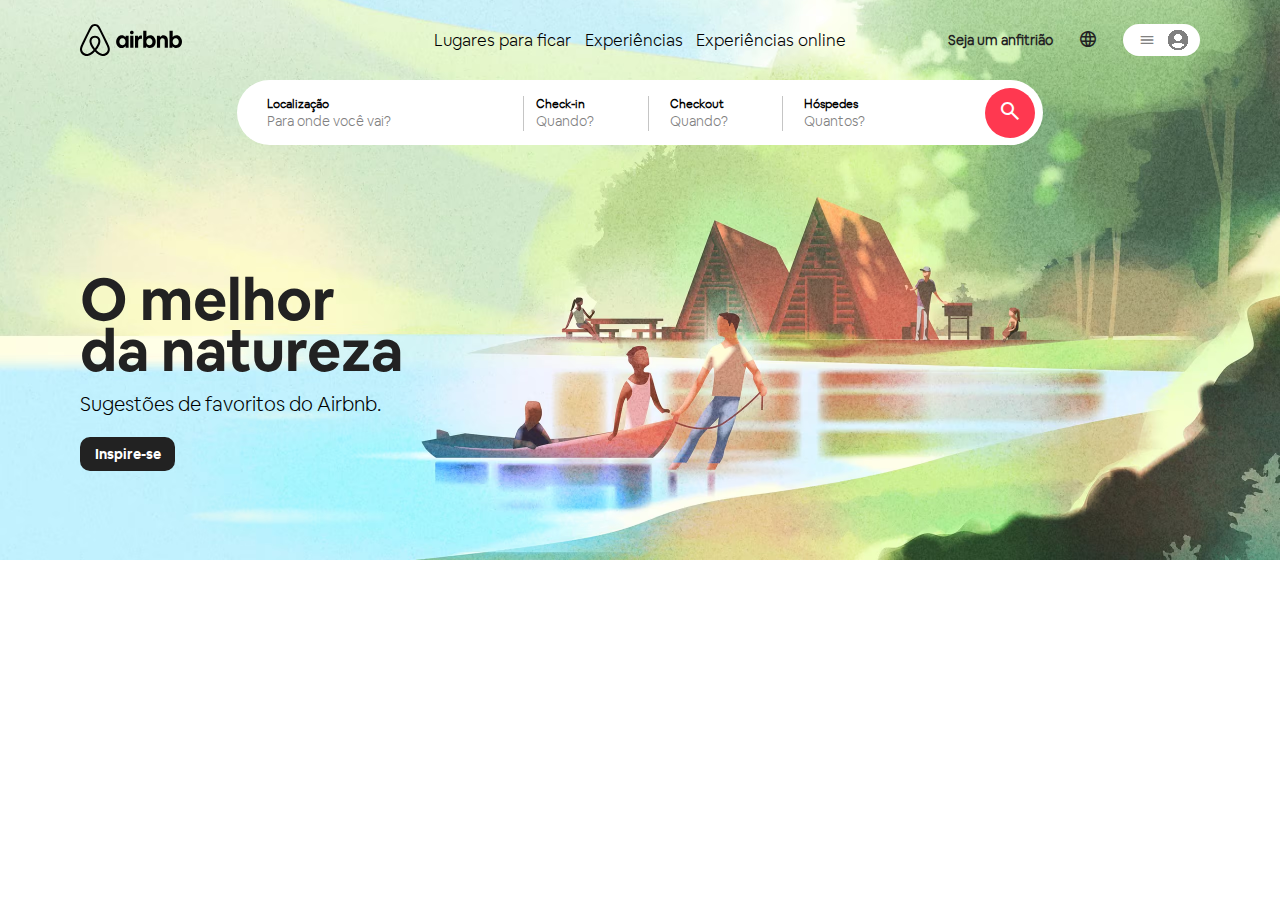
<file: Recriando Airbnb/index.html>
<!DOCTYPE html>
<html lang="pt-br">
    <head>
        <meta charset="UTF-8">
        <meta name="viewport" content="width=device-width, initial-scale=1.0">
        <link href="https://fonts.googleapis.com/css2?family=Material+Symbols+Outlined" rel="stylesheet"/>
        <link rel="stylesheet" href="./assets/css/style.css">
        <title>Airbnb: aluguéis por temporada</title>
    </head>
    <body>
        <div class="fundo">
            <div class="menu">
                <div class="menu-flex">
                    <svg width="102" height="32" style="display:block" class="logo">
                        <path d="M29.3864 22.7101C29.2429 22.3073 29.0752 21.9176 28.9157 21.5565C28.6701 21.0011 28.4129 20.4446 28.1641 19.9067L28.1444 19.864C25.9255 15.0589 23.5439 10.1881 21.0659 5.38701L20.9607 5.18316C20.7079 4.69289 20.4466 4.18596 20.1784 3.68786C19.8604 3.0575 19.4745 2.4636 19.0276 1.91668C18.5245 1.31651 17.8956 0.833822 17.1853 0.502654C16.475 0.171486 15.7005 -9.83959e-05 14.9165 4.23317e-08C14.1325 9.84805e-05 13.3581 0.171877 12.6478 0.503224C11.9376 0.834571 11.3088 1.31742 10.8059 1.91771C10.3595 2.46476 9.97383 3.05853 9.65572 3.68858C9.38521 4.19115 9.12145 4.70278 8.8664 5.19757L8.76872 5.38696C6.29061 10.1884 3.90903 15.0592 1.69015 19.8639L1.65782 19.9338C1.41334 20.463 1.16057 21.0102 0.919073 21.5563C0.75949 21.9171 0.592009 22.3065 0.448355 22.7103C0.0369063 23.8104 -0.094204 24.9953 0.0668098 26.1585C0.237562 27.334 0.713008 28.4447 1.44606 29.3804C2.17911 30.3161 3.14434 31.0444 4.24614 31.4932C5.07835 31.8299 5.96818 32.002 6.86616 32C7.14824 31.9999 7.43008 31.9835 7.71027 31.9509C8.846 31.8062 9.94136 31.4366 10.9321 30.8639C12.2317 30.1338 13.5152 29.0638 14.9173 27.5348C16.3194 29.0638 17.6029 30.1338 18.9025 30.8639C19.8932 31.4367 20.9886 31.8062 22.1243 31.9509C22.4045 31.9835 22.6864 31.9999 22.9685 32C23.8664 32.002 24.7561 31.8299 25.5883 31.4932C26.6901 31.0444 27.6554 30.3161 28.3885 29.3804C29.1216 28.4447 29.5971 27.3341 29.7679 26.1585C29.9287 24.9952 29.7976 23.8103 29.3864 22.7101ZM14.9173 24.377C13.1816 22.1769 12.0678 20.1338 11.677 18.421C11.5169 17.7792 11.4791 17.1131 11.5656 16.4573C11.6339 15.9766 11.8105 15.5176 12.0821 15.1148C12.4163 14.6814 12.8458 14.3304 13.3374 14.0889C13.829 13.8475 14.3696 13.7219 14.9175 13.7219C15.4655 13.722 16.006 13.8476 16.4976 14.0892C16.9892 14.3307 17.4186 14.6817 17.7528 15.1151C18.0244 15.5181 18.201 15.9771 18.2693 16.4579C18.3556 17.114 18.3177 17.7803 18.1573 18.4223C17.7661 20.1349 16.6526 22.1774 14.9173 24.377ZM27.7406 25.8689C27.6212 26.6908 27.2887 27.4674 26.7762 28.1216C26.2636 28.7759 25.5887 29.2852 24.8183 29.599C24.0393 29.9111 23.1939 30.0217 22.3607 29.9205C21.4946 29.8089 20.6599 29.5239 19.9069 29.0824C18.7501 28.4325 17.5791 27.4348 16.2614 25.9712C18.3591 23.3846 19.669 21.0005 20.154 18.877C20.3723 17.984 20.4196 17.0579 20.2935 16.1475C20.1791 15.3632 19.8879 14.615 19.4419 13.9593C18.9194 13.2519 18.2378 12.6768 17.452 12.2805C16.6661 11.8842 15.798 11.6777 14.9175 11.6777C14.0371 11.6777 13.1689 11.8841 12.383 12.2803C11.5971 12.6765 10.9155 13.2515 10.393 13.9589C9.94707 14.6144 9.65591 15.3624 9.5414 16.1465C9.41524 17.0566 9.4623 17.9822 9.68011 18.8749C10.1648 20.9993 11.4748 23.384 13.5732 25.9714C12.2555 27.4348 11.0845 28.4325 9.92769 29.0825C9.17468 29.5239 8.34007 29.809 7.47395 29.9205C6.64065 30.0217 5.79525 29.9111 5.0162 29.599C4.24581 29.2852 3.57092 28.7759 3.05838 28.1217C2.54585 27.4674 2.21345 26.6908 2.09411 25.8689C1.97932 25.0334 2.07701 24.1825 2.37818 23.3946C2.49266 23.0728 2.62663 22.757 2.7926 22.3818C3.0274 21.851 3.27657 21.3115 3.51759 20.7898L3.54996 20.7197C5.75643 15.9419 8.12481 11.0982 10.5894 6.32294L10.6875 6.13283C10.9384 5.64601 11.1979 5.14267 11.4597 4.6563C11.7101 4.15501 12.0132 3.68171 12.3639 3.2444C12.6746 2.86903 13.0646 2.56681 13.5059 2.35934C13.9473 2.15186 14.4291 2.04426 14.9169 2.04422C15.4047 2.04418 15.8866 2.15171 16.3279 2.35911C16.7693 2.56651 17.1593 2.86867 17.4701 3.24399C17.821 3.68097 18.1242 4.15411 18.3744 4.65538C18.6338 5.13742 18.891 5.63623 19.1398 6.11858L19.2452 6.32315C21.7097 11.0979 24.078 15.9415 26.2847 20.7201L26.3046 20.7631C26.5498 21.2936 26.8033 21.8419 27.042 22.382C27.2082 22.7577 27.3424 23.0738 27.4566 23.3944C27.7576 24.1824 27.8553 25.0333 27.7406 25.8689Z" fill="currentcolor"></path>
                        <path d="M41.6847 24.1196C40.8856 24.1196 40.1505 23.9594 39.4792 23.6391C38.808 23.3188 38.2327 22.8703 37.7212 22.2937C37.2098 21.7172 36.8263 21.0445 36.5386 20.3078C36.2509 19.539 36.123 18.7062 36.123 17.8093C36.123 16.9124 36.2829 16.0475 36.5705 15.2787C36.8582 14.51 37.2737 13.8373 37.7852 13.2287C38.2966 12.6521 38.9039 12.1716 39.6071 11.8513C40.3103 11.531 41.0455 11.3708 41.8765 11.3708C42.6756 11.3708 43.3788 11.531 44.0181 11.8833C44.6574 12.2037 45.1688 12.6841 45.5843 13.2927L45.6802 11.7232H48.6209V23.7992H45.6802L45.5843 22.0375C45.1688 22.6781 44.6254 23.1906 43.9222 23.575C43.2829 23.9274 42.5158 24.1196 41.6847 24.1196ZM42.4519 21.2367C43.0272 21.2367 43.5386 21.0765 44.0181 20.7882C44.4656 20.4679 44.8172 20.0515 45.1049 19.539C45.3606 19.0265 45.4884 18.4179 45.4884 17.7452C45.4884 17.0725 45.3606 16.4639 45.1049 15.9514C44.8492 15.4389 44.4656 15.0225 44.0181 14.7022C43.5706 14.3818 43.0272 14.2537 42.4519 14.2537C41.8765 14.2537 41.3651 14.4139 40.8856 14.7022C40.4382 15.0225 40.0866 15.4389 39.7989 15.9514C39.5432 16.4639 39.4153 17.0725 39.4153 17.7452C39.4153 18.4179 39.5432 19.0265 39.7989 19.539C40.0546 20.0515 40.4382 20.4679 40.8856 20.7882C41.3651 21.0765 41.8765 21.2367 42.4519 21.2367ZM53.6392 8.4559C53.6392 8.80825 53.5753 9.12858 53.4154 9.38483C53.2556 9.64109 53.0319 9.86531 52.7442 10.0255C52.4565 10.1856 52.1369 10.2497 51.8173 10.2497C51.4976 10.2497 51.178 10.1856 50.8903 10.0255C50.6026 9.86531 50.3789 9.64109 50.2191 9.38483C50.0592 9.09654 49.9953 8.80825 49.9953 8.4559C49.9953 8.10355 50.0592 7.78323 50.2191 7.52697C50.3789 7.23868 50.6026 7.04649 50.8903 6.88633C51.178 6.72617 51.4976 6.66211 51.8173 6.66211C52.1369 6.66211 52.4565 6.72617 52.7442 6.88633C53.0319 7.04649 53.2556 7.27072 53.4154 7.52697C53.5433 7.78323 53.6392 8.07152 53.6392 8.4559ZM50.2191 23.7672V11.6911H53.4154V23.7672H50.2191V23.7672ZM61.9498 14.8623V14.8943C61.79 14.8303 61.5982 14.7982 61.4383 14.7662C61.2466 14.7342 61.0867 14.7342 60.895 14.7342C60 14.7342 59.3287 14.9904 58.8812 15.535C58.4018 16.0795 58.178 16.8483 58.178 17.8413V23.7672H54.9817V11.6911H57.9223L58.0182 13.517C58.3379 12.8763 58.7214 12.3958 59.2648 12.0435C59.7762 11.6911 60.3835 11.531 61.0867 11.531C61.3105 11.531 61.5342 11.563 61.726 11.595C61.8219 11.6271 61.8858 11.6271 61.9498 11.6591V14.8623ZM63.2283 23.7672V6.72617H66.4247V13.2287C66.8722 12.6521 67.3836 12.2036 68.0229 11.8513C68.6622 11.531 69.3654 11.3388 70.1645 11.3388C70.9635 11.3388 71.6987 11.4989 72.3699 11.8193C73.0412 12.1396 73.6165 12.588 74.128 13.1646C74.6394 13.7412 75.0229 14.4139 75.3106 15.1506C75.5983 15.9194 75.7261 16.7522 75.7261 17.6491C75.7261 18.546 75.5663 19.4109 75.2787 20.1796C74.991 20.9484 74.5755 21.6211 74.064 22.2297C73.5526 22.8063 72.9453 23.2867 72.2421 23.6071C71.5389 23.9274 70.8037 24.0875 69.9727 24.0875C69.1736 24.0875 68.4704 23.9274 67.8311 23.575C67.1918 23.2547 66.6804 22.7742 66.2649 22.1656L66.169 23.7352L63.2283 23.7672ZM69.3973 21.2367C69.9727 21.2367 70.4841 21.0765 70.9635 20.7882C71.411 20.4679 71.7626 20.0515 72.0503 19.539C72.306 19.0265 72.4339 18.4179 72.4339 17.7452C72.4339 17.0725 72.306 16.4639 72.0503 15.9514C71.7626 15.4389 71.411 15.0225 70.9635 14.7022C70.5161 14.3818 69.9727 14.2537 69.3973 14.2537C68.822 14.2537 68.3106 14.4139 67.8311 14.7022C67.3836 15.0225 67.032 15.4389 66.7443 15.9514C66.4886 16.4639 66.3608 17.0725 66.3608 17.7452C66.3608 18.4179 66.4886 19.0265 66.7443 19.539C67 20.0515 67.3836 20.4679 67.8311 20.7882C68.3106 21.0765 68.822 21.2367 69.3973 21.2367ZM76.9408 23.7672V11.6911H79.8814L79.9773 13.2607C80.3289 12.6841 80.8084 12.2357 81.4157 11.8833C82.023 11.531 82.7262 11.3708 83.5253 11.3708C84.4203 11.3708 85.1874 11.595 85.8267 12.0115C86.4979 12.4279 87.0094 13.0365 87.361 13.8053C87.7126 14.574 87.9043 15.5029 87.9043 16.56V23.7992H84.708V16.9764C84.708 16.1436 84.5162 15.4709 84.1326 14.9904C83.7491 14.51 83.2376 14.2537 82.5664 14.2537C82.0869 14.2537 81.6714 14.3498 81.2878 14.574C80.9362 14.7982 80.6486 15.0865 80.4248 15.503C80.2011 15.8873 80.1052 16.3678 80.1052 16.8483V23.7672H76.9408V23.7672ZM89.5025 23.7672V6.72617H92.6989V13.2287C93.1464 12.6521 93.6578 12.2036 94.2971 11.8513C94.9364 11.531 95.6396 11.3388 96.4387 11.3388C97.2378 11.3388 97.9729 11.4989 98.6442 11.8193C99.3154 12.1396 99.8907 12.588 100.402 13.1646C100.914 13.7412 101.297 14.4139 101.585 15.1506C101.873 15.9194 102 16.7522 102 17.6491C102 18.546 101.841 19.4109 101.553 20.1796C101.265 20.9484 100.85 21.6211 100.338 22.2297C99.8268 22.8063 99.2195 23.2867 98.5163 23.6071C97.8131 23.9274 97.0779 24.0875 96.2469 24.0875C95.4478 24.0875 94.7446 23.9274 94.1053 23.575C93.466 23.2547 92.9546 22.7742 92.5391 22.1656L92.4432 23.7352L89.5025 23.7672ZM95.7035 21.2367C96.2788 21.2367 96.7903 21.0765 97.2697 20.7882C97.7172 20.4679 98.0688 20.0515 98.3565 19.539C98.6122 19.0265 98.7401 18.4179 98.7401 17.7452C98.7401 17.0725 98.6122 16.4639 98.3565 15.9514C98.1008 15.4389 97.7172 15.0225 97.2697 14.7022C96.8222 14.3818 96.2788 14.2537 95.7035 14.2537C95.1281 14.2537 94.6167 14.4139 94.1373 14.7022C93.6898 15.0225 93.3382 15.4389 93.0505 15.9514C92.7628 16.4639 92.6669 17.0725 92.6669 17.7452C92.6669 18.4179 92.7948 19.0265 93.0505 19.539C93.3062 20.0515 93.6898 20.4679 94.1373 20.7882C94.6167 21.0765 95.0962 21.2367 95.7035 21.2367Z" fill="currentcolor"></path>
                    </svg>
                </div>
                <div class="menu-flex">
                    <div class="menus">
                        <div class="menu-item">Lugares para ficar</div>
                        <div class="menu-item">Experiências</div>
                        <div class="menu-item">Experiências online</div>
                    </div>
                </div>
                <div class="menu-flex">
                    <div class="last-menu">
                        <div class="last-menu-item">
                            <button class="menu-button">Seja um anfitrião</button>
                            <button class="menu-icon">
                                <span class="material-symbols-outlined icon-globe">language</span>
                            </button>
                            <button class="button-icon">
                                <span class="material-symbols-outlined button-icon-menu">menu</span>
                                <img src="./assets/icon/user.png">
                            </button>
                        </div>
                    </div>
                </div>
            </div>
            <div class="buscas">
                <div class="div-buscar">
                    <div class="item-buscar-1">
                        <div class="buscar-1">
                            <b class="primeiro-item">Localização</b>
                            <b class="segundo-item">Para onde você vai?</b>
                            <div class="separator"></div>
                        </div>
                    </div>
                    <div class="item-buscar">
                        <div class="buscar-1">
                            <b class="primeiro-item">Check-in</b>
                            <b class="segundo-item">Quando?</b>
                            <div class="separator-2"></div>
                        </div>                        
                    </div>
                    <div class="item-buscar">
                        <div class="buscar-1">
                            <b class="primeiro-item">Checkout</b>
                            <b class="segundo-item">Quando?</b>
                            <div class="separator-3"></div>
                        </div>
                    </div>
                    <div class="item-buscar-4">
                        <div class="item-4">
                            <div class="buscar-1">
                                <b class="primeiro-item">Hóspedes</b>
                                <b class="segundo-item">Quantos?</b>
                            </div>
                            <div class="botao-buscar">
                                <div class="buscar-2">
                                    <button class="button-buscar">
                                        <span class="material-symbols-outlined">
                                                search
                                        </span>
                                    </button>
                                </div>
                            </div>
                        </div>                      
                    </div>
                </div>
            </div>
            <br><br>
            <div class="natureza">
                <div class="o-melhor">
                    O melhor
                </div>
                <div class="o-melhor-1">
                    da natureza
                </div>
                <p class="sugestoes">Sugestões de favoritos do Airbnb.</p>
                <button class="inspire">Inspire-se</button>
            </div>
        </div>
    </body>
</html>
</file>
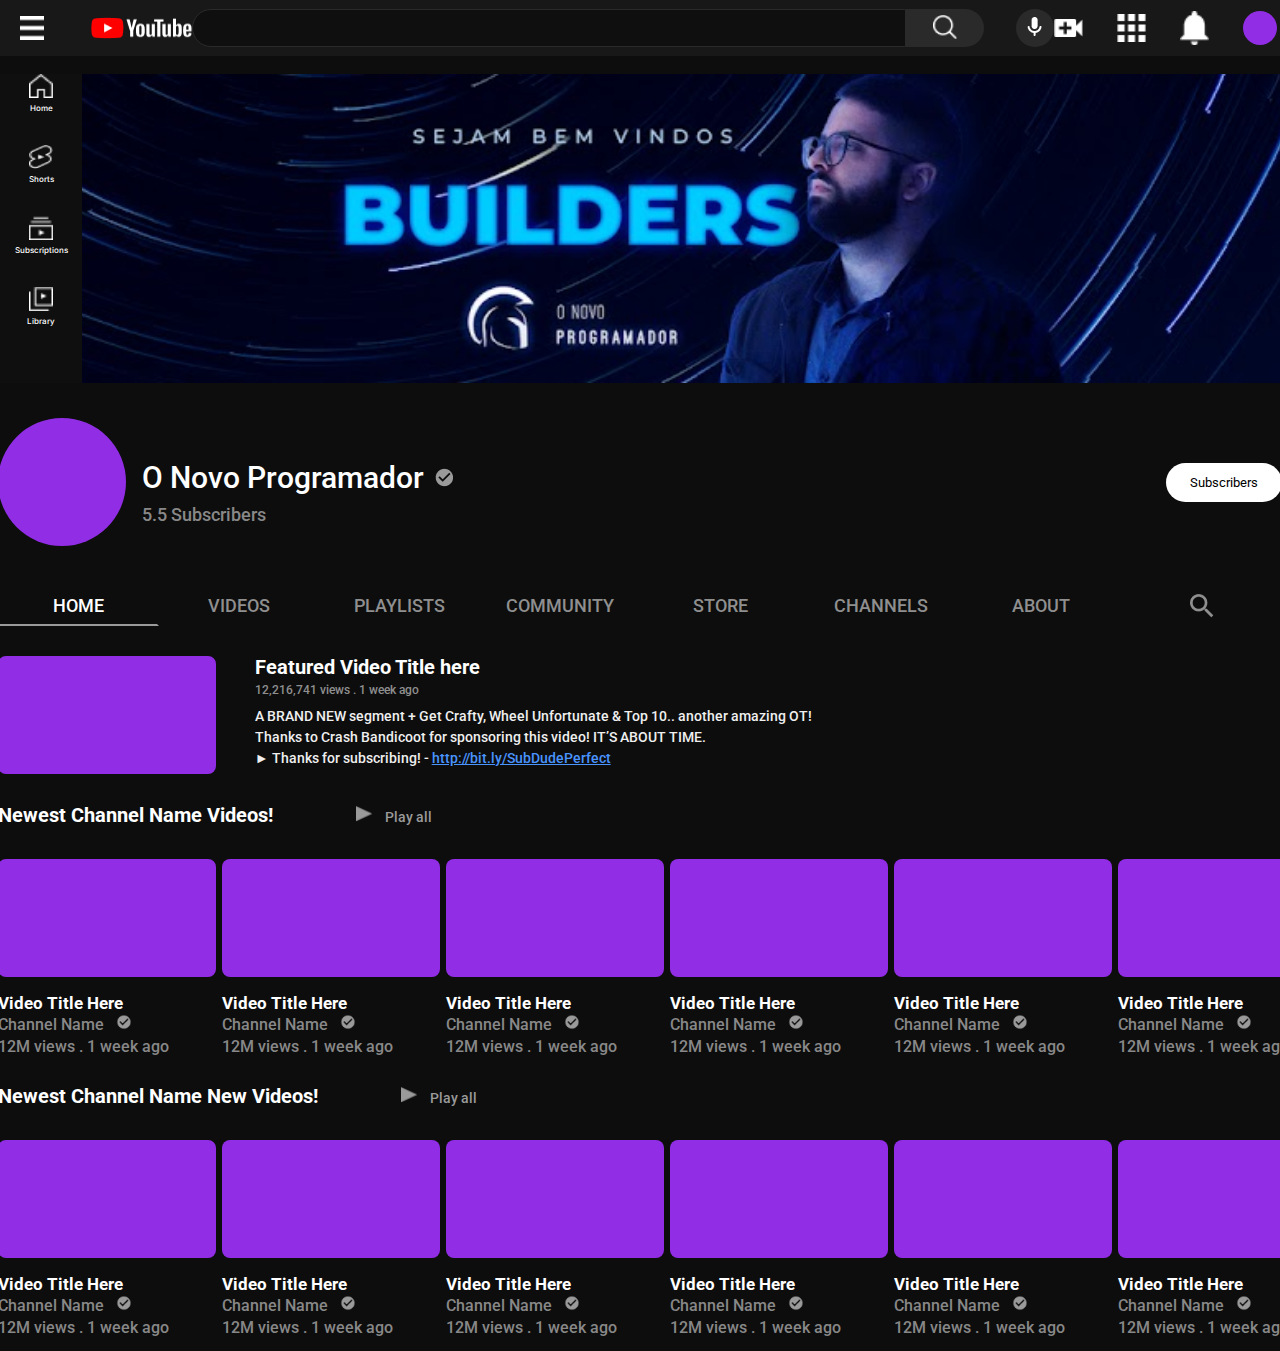
<file: Recriando youtube/index.html>
<!DOCTYPE html>
<html lang="pt-br">
    <head>
        <meta charset="UTF-8">
        <meta name="viewport" content="width=device-width, initial-scale=1.0">
        <link rel="stylesheet" href="./assets/css/style.css">
        <title>Youtube</title>
    </head>
    <body>
        <div class="menu-topo">
            <div class="topo-container-1">
                <img class="menu-icon" src="./assets/icons/menu.png">
                <img class="menu-logo" src="./assets/icons/Logo.png">
            </div>
            <div class="topo-container-2">
                <input type="search" class="campo-pesquisa">
                <button class="botao-pesquisa">
                    <img src="./assets/icons/pesquisa.png" class="botao-lupa">
                </button>
                <button class="botao-microfone">
                    <img src="./assets/icons/voice.png">
                </button>
            </div>
            <div class="topo-container-3">
                <img src="./assets/icons/camera.png" class="icon-container-3">
                <img src="./assets/icons/apps.png" class="icon-container-3">
                <img src="./assets/icons/sino.png" class="icon-container-3">
                <div class="avatar"></div>
            </div>
        </div><br>
        <div class="menu">
            <nav>
                <div class="botao-menu">
                    <img src="./assets/icons/home.png" class="img-nave">
                    <label class="nome-botao">Home</label>
                </div>
                <div class="botao-menu">
                    <img src="./assets/icons/short.png" class="img-nave">
                    <label class="nome-botao">Shorts</label>
                </div>
                <div class="botao-menu">
                    <img src="./assets/icons/subscriptions.png" class="img-nave">
                    <label class="nome-botao">Subscriptions</label>
                </div>
                <div class="botao-menu">
                    <img src="./assets/icons/Library.png" class="img-nave">
                    <label class="nome-botao">Library</label>
                </div>
            </nav>
            <div class="banner"></div>
        </div>
        <div class="container-meio">
            <div class="meio">
                <div class="info-canal">
                    <div class="info-canal-1">
                        <div class="avatar-canal"></div>
                        <div class="nome-canal-container">
                            <div class="nome-e-icon">
                                <h1 class="nome-canal">O Novo Programador</h1>
                                <img src="./assets/icons/check.png" class="img-canal">
                            </div>
                            <label class="num-inscritos">5.5 Subscribers</labe>
                        </div>
                    </div>
                    <div class="info-canal-2">
                        <button class="Subscribers">Subscribers</button>
                    </div>
                </div>
                <div class="menu-container">
                    <div class="menu-item menu-item-selecionado">HOME</div>
                    <div class="menu-item">VIDEOS</div>
                    <div class="menu-item">PLAYLISTS</div>
                    <div class="menu-item">COMMUNITY</div>
                    <div class="menu-item">STORE</div>
                    <div class="menu-item">CHANNELS</div>
                    <div class="menu-item">ABOUT</div>
                    <div class="menu-item">
                        <IMG src="./assets/icons/lupa.png"></IMG>
                    </div>
                </div>
                <div class="trailer-container">
                    <div class="trailer-1">
                        <div class="video"></div>
                    </div>
                    <div class="trailer-2">
                        <h1 class="nome-video">Featured Video Title here</h1>
                        <h2 class="infos-video">12,216,741 views  .  1 week ago</h2>
                        <h3 class="desc-video">A BRAND NEW segment + Get Crafty, Wheel Unfortunate & Top 10.. another amazing OT!<br>
                        Thanks to Crash Bandicoot for sponsoring this video! IT’S ABOUT TIME. <br>
                        ► Thanks for subscribing! - 
                            <a class="link-desc" href="http://bit.ly/SubDudePerfect" target="_blank">http://bit.ly/SubDudePerfect</a>
                        </h3>
                    </div>
                </div>
                <div class="sessao-videos">
                    <div class="info-sessao">
                        <h1 class="nome-video">Newest Channel Name Videos!</h>
                        <img src="./assets/icons/play.png" class="icon-play">
                        <label for="play_all" class="play-all">Play all</label>
                    </div>
                    <br>
                    <div class="video-container">
                        <div class="conteiner-row">
                            <div class="colum">
                                <div class="video"></div>
                                <h1 class="nome-video nome-vide-sessao">Video Title Here</h1>
                                <h2 class="num-inscritos nome-baixo">Channel Name <img src="./assets/icons/check.png" class="icon-video"></h2>
                                <h2 class="num-inscritos nome-baixo">12M views  .  1 week ago</h2>
                            </div>
                            <div class="colum">
                                <div class="video"></div>
                                <h1 class="nome-video nome-vide-sessao">Video Title Here</h1>
                                <h2 class="num-inscritos nome-baixo">Channel Name <img src="./assets/icons/check.png" class="icon-video"></h2>
                                <h2 class="num-inscritos nome-baixo">12M views  .  1 week ago</h2>
                            </div>
                            <div class="colum">
                                <div class="video"></div>
                                <h1 class="nome-video nome-vide-sessao">Video Title Here</h1>
                                <h2 class="num-inscritos nome-baixo">Channel Name <img src="./assets/icons/check.png" class="icon-video"></h2>
                                <h2 class="num-inscritos nome-baixo">12M views  .  1 week ago</h2>
                            </div>
                            <div class="colum">
                                <div class="video"></div>
                                <h1 class="nome-video nome-vide-sessao">Video Title Here</h1>
                                <h2 class="num-inscritos nome-baixo">Channel Name <img src="./assets/icons/check.png" class="icon-video"></h2>
                                <h2 class="num-inscritos nome-baixo">12M views  .  1 week ago</h2>
                            </div>
                            <div class="colum">
                                <div class="video"></div>
                                <h1 class="nome-video nome-vide-sessao">Video Title Here</h1>
                                <h2 class="num-inscritos nome-baixo">Channel Name <img src="./assets/icons/check.png" class="icon-video"></h2>
                                <h2 class="num-inscritos nome-baixo">12M views  .  1 week ago</h2>
                            </div>
                            <div class="colum">
                                <div class="video"></div>
                                <h1 class="nome-video nome-vide-sessao">Video Title Here</h1>
                                <h2 class="num-inscritos nome-baixo">Channel Name <img src="./assets/icons/check.png" class="icon-video"></h2>
                                <h2 class="num-inscritos nome-baixo">12M views  .  1 week ago</h2>
                            </div>   
                        </div>
                    </div>
                </div>
                <div class="sessao-videos">
                    <div class="info-sessao">
                        <h1 class="nome-video">Newest Channel Name New Videos!</h>
                        <img src="./assets/icons/play.png" class="icon-play">
                        <label for="play_all" class="play-all">Play all</label>
                    </div>
                    <br>
                    <div class="video-container">
                        <div class="conteiner-row">
                            <div class="colum">
                                <div class="video"></div>
                                <h1 class="nome-video nome-vide-sessao">Video Title Here</h1>
                                <h2 class="num-inscritos nome-baixo">Channel Name <img src="./assets/icons/check.png" class="icon-video"></h2>
                                <h2 class="num-inscritos nome-baixo">12M views  .  1 week ago</h2>
                            </div>
                            <div class="colum">
                                <div class="video"></div>
                                <h1 class="nome-video nome-vide-sessao">Video Title Here</h1>
                                <h2 class="num-inscritos nome-baixo">Channel Name <img src="./assets/icons/check.png" class="icon-video"></h2>
                                <h2 class="num-inscritos nome-baixo">12M views  .  1 week ago</h2>
                            </div>
                            <div class="colum">
                                <div class="video"></div>
                                <h1 class="nome-video nome-vide-sessao">Video Title Here</h1>
                                <h2 class="num-inscritos nome-baixo">Channel Name <img src="./assets/icons/check.png" class="icon-video"></h2>
                                <h2 class="num-inscritos nome-baixo">12M views  .  1 week ago</h2>
                            </div>
                            <div class="colum">
                                <div class="video"></div>
                                <h1 class="nome-video nome-vide-sessao">Video Title Here</h1>
                                <h2 class="num-inscritos nome-baixo">Channel Name <img src="./assets/icons/check.png" class="icon-video"></h2>
                                <h2 class="num-inscritos nome-baixo">12M views  .  1 week ago</h2>
                            </div>
                            <div class="colum">
                                <div class="video"></div>
                                <h1 class="nome-video nome-vide-sessao">Video Title Here</h1>
                                <h2 class="num-inscritos nome-baixo">Channel Name <img src="./assets/icons/check.png" class="icon-video"></h2>
                                <h2 class="num-inscritos nome-baixo">12M views  .  1 week ago</h2>
                            </div>
                            <div class="colum">
                                <div class="video"></div>
                                <h1 class="nome-video nome-vide-sessao">Video Title Here</h1>
                                <h2 class="num-inscritos nome-baixo">Channel Name <img src="./assets/icons/check.png" class="icon-video"></h2>
                                <h2 class="num-inscritos nome-baixo">12M views  .  1 week ago</h2>
                            </div>   
                        </div>
                    </div>
                </div>
            </div>
        </div>
    </body>
</html>
</file>
<file: Recriando Airbnb/assets/css/style.css>
@font-face {
    font-family: airbnb-light;
    src: url(../fonts/AirbnbCerealLight.ttf);
}

@font-face {
    font-family: airbnb-black;
    src: url(../fonts/AirbnbCerealBlack.ttf);
}

@font-face {
    font-family: airbnb-bold;
    src: url(../fonts/AirbnbCerealBold.ttf);
}

body {
    padding: 0;
    margin: 0;
}

.fundo {
    height: 560px;
    background-image: url(../image/fundo.avif);
    background-repeat: no-repeat;
    background-size: cover;
    background-position: bottom;
}

.menu {
    display: flex;
    flex-direction: row;
    align-items: center;
    height: 80px;
}

.menu-flex {
    flex: 1;
}

.logo {
    margin-left: 80px;
}

.menus {
    display: flex;
    align-items: center;
    justify-content: space-around;
}

.menu-item {
    font-family: 'airbnb-light';
    font-weight: 500;
    font-size: 17px;
}

.last-menu-item {
    display: flex;
    flex-direction: row;
    align-items: center;
    justify-content: center;
}

.menu-button {
    background: transparent;
    color: #222222;
    font-family: 'airbnb-light';
    font-size: 14px;
    font-weight: 600;
    padding: 12px 15px;
    border: 0;
    border-radius: 25px;
    cursor: pointer;
}

.menu-button:hover {
    background: #f7f7f7;    
}

.menu-icon {
    border: 0;
    padding: 10px;
    border-radius: 50%;
    background: transparent;
    color: #222222;
    cursor: pointer;
}

.menu-icon:hover {
    background: #f7f7f7;
}

.icon-globe {
    font-size: 20px;
}

.button-icon {
    background: white;
    color: gray;
    font-size: 14px;
    font-weight: 600;
    border: 0;
    padding: 4px 10px;
    border-radius: 50px;
    cursor: pointer;
    display: flex;
    align-items: center;
    margin-left: 15px;
}

.button-icon-menu {
    font-size: 18px;
    margin-right: 10px;
    margin-left: 5px;
}

.buscas {
    height: 65px;
    display: flex;
    align-items: center;
    justify-content: center;
}

.div-buscar {
    display: flex;
    flex-direction: row;
    align-items: center;
    height: 100%;
    background: white;
    border: 0;
    border-radius: 45px;
    width: 63%;
}

.item-buscar {
    flex: 1;
    flex-direction: column;
}

.item-buscar-1 {
    flex: 2;
    flex-direction: column;
}

.item-buscar-4 {
    flex: 2;
    flex-direction: column;
    cursor: pointer;
}

.buscar-1 {
    margin-left: 30px;
    display: flex;
    flex-direction: column;
    flex: 1;
    cursor: pointer;
}

.primeiro-item {
    font-size: 12px;
    font-family: airbnb-light;
}

.segundo-item {
    color: gray;
    font-family: airbnb-light;
    font-size: 14px;
    font-weight: 400;
}

.separator {
    position: absolute;
    height: 35px;
    width: 1px;
    margin-left: 256px;
    background: rgb(197, 197, 197);
}

.separator-2 {
    position: absolute;
    height: 35px;
    width: 1px;
    margin-left: 112px;
    background: rgb(197, 197, 197);
}

.separator-3 {
    position: absolute;
    height: 35px;
    width: 1px;
    margin-left: 112px;
    background: rgb(197, 197, 197);
}

.button-buscar {
    background: #FF3850;
    border: 0;
    outline: 0;
    border-radius: 50%;
    padding: 10px;
    width: 50px;
    height: 50px;
    margin-right: 8px;
    color: white;
    cursor: pointer;
}

.button-buscar:hover {
    background: #E41D5D;
}

.item-4 {
    display: flex;
    flex-direction: row;
    align-items: center;
}

.botao-buscar {
    flex: 1;
}

.buscar-2 {
    display: flex;
    flex-direction: row;
    justify-content: end;
}

.natureza {
    display: flex;
    flex-direction: column;
    justify-content: center;
    padding: 80px;
}

.o-melhor{
    font-size: 58px;
    font-family: 'airbnb-bold';
    color: #222222;
}

.o-melhor-1 {
    font-size: 58px;
    font-family: 'airbnb-bold';
    color: #222222;
    margin-top: -25px;
}

.sugestoes {
    font-size: 20px;
    font-family: 'airbnb-light';
    margin-top: 3px;
}



.inspire {
    padding: 8px 10px;
    border: 0;
    border-radius: 10px;
    background: #222222;
    color: white;
    font-family: 'airbnb-bold';
    width: 95px;
    font-size: 14px;
    cursor: pointer;
}

.explore {
    margin-left: 80px;
    font-family: 'airbnb-bold';
    font-size: 30px;
    font-weight: 900;
    color: #222222;
}

.locais {
    height: 80px;
    padding: 10px 80px;
    display: flex;
}

.local-item {
    flex: 1;
    display: flex;
    cursor: pointer;
}

.imagem-local {
    flex: 1;
}

.texto-local {
    flex: 3;
    display: flex;
    flex-direction: column;
    justify-content: center;
}

.texto-local b {
    font-family: 'airbnb-bold';
    color: #222222;
    font-size: 16px;
    margin-left: 5px;
}

.texto-local p {
    font-family: 'airbnb-light';
    color: #222222;
    font-size: 15px;
    margin-top: 2px;
    margin-left: 5px;
}

.img-local {
    width: 100%;
    max-width: 65px;
}

.locais-2 {
    height: 80px;
    padding: 10px 80px;
    display: flex;
    margin-top: -20px;
}

.lugares {
    height: 310px;
    padding: 10px 80px;
    display: flex;
    margin-top: 15px;
}

.lugar-item {
    flex: 1;
    display: flex;
    flex-direction: column;
}

.lugar-item img {
    width: 100%;
    max-width: 280px;
    height: 280px;
    border-radius: 15px;
    cursor: pointer;
}

.lugar-item p {
    font-family: 'airbnb-bold';
    color: #222222;
    font-size: 18px;
    margin-top: 7px;
    cursor: pointer;
}

.hospedar {
    padding: 10px 80px;
}

.imagem-hospedar {
    background-image: url(../image/baner.jpg);
    background-size: cover;
    height: 400px;
    border-radius: 15px;
    display: flex;
    flex-direction: column;
    justify-content: center;
}

.p-1 {
    font-size: 45px;
    color: white;
    margin-left: 80px;
    font-family: 'airbnb-bold';
    margin-top: -10px;
}

.p-2 {
    font-size: 45px;
    color: white;
    margin-left: 80px;
    font-family: 'airbnb-bold';
    margin-top: -50px;
}

.imagem-hospedar b {
    color: white;
    margin-left: 80px;
    font-family: 'airbnb-ligth';
    font-weight: 500;
    font-size: 17px;
}

.b {
    margin-top: -40px;
    display: flex;
    flex-direction: column;
}

.imagem-hospedar button {
    color: #222222;
    background: white;
    border: 0;
    padding: 14px 20px;
    font-size: 16px;
    font-family: 'airbnb-bold';
    width: 125px;
    margin-left: 80px;
    border-radius: 12px;
}

.atividades {
    font-size: 23px;
    font-family: 'airbnb-light';
    color: #222222;
    font-weight: 600;
    margin-left: 80px;
    margin-top: 5px;
}

.todo-atividade {
    padding: 10px 80px;
    height: 450px;
    display: flex;
    justify-content: center;
}

.atividade-item {
    flex: 1;
    display: flex;
    justify-content: center;
    flex-direction: column;
    cursor: pointer;
}

.atividade-item img {
    width: 100%;
    max-width: 380px;
    height: 380px;
    border-radius: 10px;
}

.atividade-item b {
    font-family: 'airbnb-bold';
    color: #222222;
    font-size: 18px;
    margin-top: 5px;
}

.atividade-item p {
    font-family: 'airbnb-light';
    color: gray;
    font-size: 13px;
    font-weight: 600;
    margin-top: 2px;
}

.footer {
    height: 540px;
    background: #f7f7f7;
    border-top: rgb(206, 206, 206);
    padding: 45px 80px;
}

.menus-footer {
    display: flex;
    flex-direction: column;
}

.item-footer {
    flex: 1;
}

.item-footer b {
    font-family: 'airbnb-bold';
    color: #3E2222;
    font-size: 13px;
    font-weight: 500;
    cursor: pointer;
}

.item-footer p {
    font-family: 'airbnb-light';
    color: rgb(105, 105, 105);
    font-size: 15px;
    cursor: pointer;
}

.footer-end {
    border-top: 1px solid rgb(105, 105, 105);
    display: flex;
    flex-direction: row;
    align-items: center;
}

.footer-1 {
    flex: 2;
}

.footer-1 p {
    font-family: 'airbnb-light';
    color: rgb(105, 105, 105);
}

.footer-2 {
    flex: 1;
    display: flex;
    align-items: center;
    font-family: 'airbnb-light';
    color: rgb(68, 68, 68);
    font-size: 14px;
}

.footer-2 b {
    font-weight: normal;
    color: rgb(168, 168, 168);
    margin-left: 25px;
}

.icon-globe-footer {
    font-size: 20px;
    margin-right: 10px;
}
</file>
<file: Recriando youtube/assets/css/style.css>
@import url('https://fonts.googleapis.com/css2?family=Inter:ital,opsz,wght@0,14..32,100..900;1,14..32,100..900&family=Roboto:ital,wght@0,100..900;1,100..900&display=swap');

body {
    margin: 0;
    padding: 0;
    border: 0;
    background-color: #0d0d0d;
}

.menu-topo {
    width: 100%;
    display: flex;
    height: 56px;
    background-color: #181818;
}

.topo-container-1 {
    display: flex;
    flex: 1;
    flex-direction: row;
    align-items: center;
    justify-content: flex-start;
}

.menu-icon {
    width: 24px;
    height: 24px;
    margin-left: 20px;
}

.menu-logo {
    width: 100.91px;
    height: 22.381px;
    margin-left: 47px;
}

    .topo-container-2 {
    display: flex;
    flex: 2;
    flex-direction: row;
    align-items: center;
    justify-content: center;
}

.campo-pesquisa {
    width: 714px;
    height: 38px;
    border: 1px solid #2A2A2A;
    outline: 0;
    background-color: #0f0f0f;
    border-top-left-radius: 45px;
    border-bottom-left-radius: 45px;
    color: white;
    padding-left: 10px;
}

.botao-pesquisa {
    height: 38px;
    width: 78px;
    outline: 0;
    border: 0;
    background-color: #2A2A2A;
    border-top-right-radius: 45px;
    border-bottom-right-radius: 45px;
}

.botao-lupa {
    width: 24px;
    height: 24px;
}

.botao-microfone {
    width: 38px;
    height: 38px;
    background-color: #2A2A2A;
    border: 0;
    outline: 0;
    border-radius: 50%;
    margin-left: 32px;
}

.topo-container-3 {
    display: flex;
    flex: 1;
    flex-direction: row;
    align-items: center;
    justify-content: flex-end;
    gap: 34px;
}

.icon-container-3 {
    width: 29px;
}

.avatar {
    width: 34px;
    height: 34px;
    border-radius: 50%;
    background-color: #912de5;
    margin-right: 12px;
}

.menu {
    display: flex;
}

nav {
    width: 88px;
    height: 309px;
    background-color: #0f0f0f;
    flex-direction: column;
    display: flex;
    gap: 32px
}

.botao-menu {
    color: white;
    display: flex;
    flex-direction: column;
    justify-content: center;
    align-items: center;
}

.img-nave {
    width: 24px;
    height: 24px;
}

.nome-botao {
    margin-top: 5px;
    text-align: center;
    font-family: inter;
    font-size: 8px;
    font-style: normal;
    font-weight: 500;
    line-height: normal;
}

.banner {
    width: 100%;
    background-image: url(../images/banner.jpg);
    background-position: center;
    background-size: cover;
    background-repeat: no-repeat;
}

.container-meio {
    display: flex;
    flex-direction: row;
    align-items: center;
    justify-content: center;
}

.meio {
    width: 1284px;
    height: 400px;
    margin-top: 25px;
}

.info-canal {
    height: 148px;
    display: flex;
    flex-direction: row;

}

.info-canal-1 {
    flex: 1;
    display: flex;
    flex-direction: row;
    align-items: center;
}

.avatar-canal {
    width: 128px;
    height: 128px;
    background-color: #912de5;
    border-radius: 50%;
}

.nome-canal-container {
    display: flex;
    flex-direction: column;
    margin-left: 16px;
}

.nome-e-icon {
    display: flex;
    flex-direction: row;
    align-items: center;
}

.nome-canal {
    color: white;
    font-family: Roboto;
    font-size: 30.375px;
    font-style: normal;
    font-weight: 500;
    line-height: normal;
    margin-right: 10px;
}

.num-inscritos {
    color: #888;
    font-family: Roboto;
    font-size: 17.585px;
    font-style: normal;
    font-weight: 500;
    line-height: normal;
    margin-top: -10px;
}

.info-canal-2 {
    flex: 1;
    display: flex;
    flex-direction: row;
    justify-content: flex-end;
    align-items: center;
}

.Subscribers {
    display: flex;
    padding: 12px 24px;
    justify-content: center;
    align-items: center;
    gap: 8px;
    border-radius: 65px;
    background: #fff;
    font-family: Roboto;
    border: 0;
    outline: 0;
}

.menu-container {
    display: flex;
    height: 40px;
    width: 100%;
    margin-top: 30px;
    justify-content: space-around;
}

.menu-item {
    display: flex;
    flex-direction: row;
    align-items: center;
    justify-content: center;
    flex: 1;
    font-family: Roboto;
    font-size: 17.5px;
    color: #8f8f8f;
    font-weight: 500;
    border: 2px solid transparent;
    cursor: pointer;
}

.menu-item-selecionado {
    color: #fff;
    border-bottom: 2px solid #9a9a9a ;
}

.trailer-container {
    display: flex;
    flex-direction: row;
    height: 118px;
    margin-top: 30px;
}

.trailer-1 {
    display: flex;
    flex: 1;
}

.trailer-2 {
    display: flex;
    flex: 4;
    flex-direction: column;
}

.nome-video {
    font-family: Roboto;
    font-size: 700;
    font-size: 20px;
    color: #fff;
    margin-top: -0.7px;
}

.infos-video {
    color: #8f8f8f;
    font-family: Roboto;
    font-size: 12px;
    font-style: normal;
    font-weight: 500;
    line-height: normal;
    margin-top: -10px;
}

.video {
    width: 218px;
    height: 118px;
    background-color: #912de5;
    border-radius: 8px;
}

.desc-video {
    color: #efefef;
    font-family: Roboto;
    font-size: 14px;
    font-style: normal;
    font-weight: 500;
    line-height: 150%;
    margin-top: -1px;
}

.link-desc {
    color: #4994ff;
    font-family: Roboto;
    font-size: 14px;
    font-style: normal;
    font-weight: 500;
    line-height: 150%;
}

.sessao-videos {
    display: flex;
    height: 251px;
    margin-top: 30px;
    flex-direction: column;
}

.icon-play {
    width: 16px;
    height: 16px;
    margin-left: 78px;
}

.play-all {
    color: #9a9a9a;
    font-family: Roboto;
    font-size: 14px;
    font-style: normal;
    font-weight: 500;
    line-height: normal;
    margin-left: 8px;
}

.video-container {
    height: 109px;
    display: flex;
    flex: 1;
    flex-direction: column;
}

.info-sessao {
    display: flex;
    flex-direction: row;
}

.nome-vide-sessao {
    font-size: 17px;
    margin-top: 16px;
}

.nome-baixo {
    font-size: 15.987px;
}

.icon-video {
    width: 16px;
    height: 16px;
    margin-left: 8px;
}

.conteiner-row {
    display: flex;
    flex-direction: row;
    gap: 6px;
}

.colum {
    display: flex;
    flex-direction: column;
}
</file>
